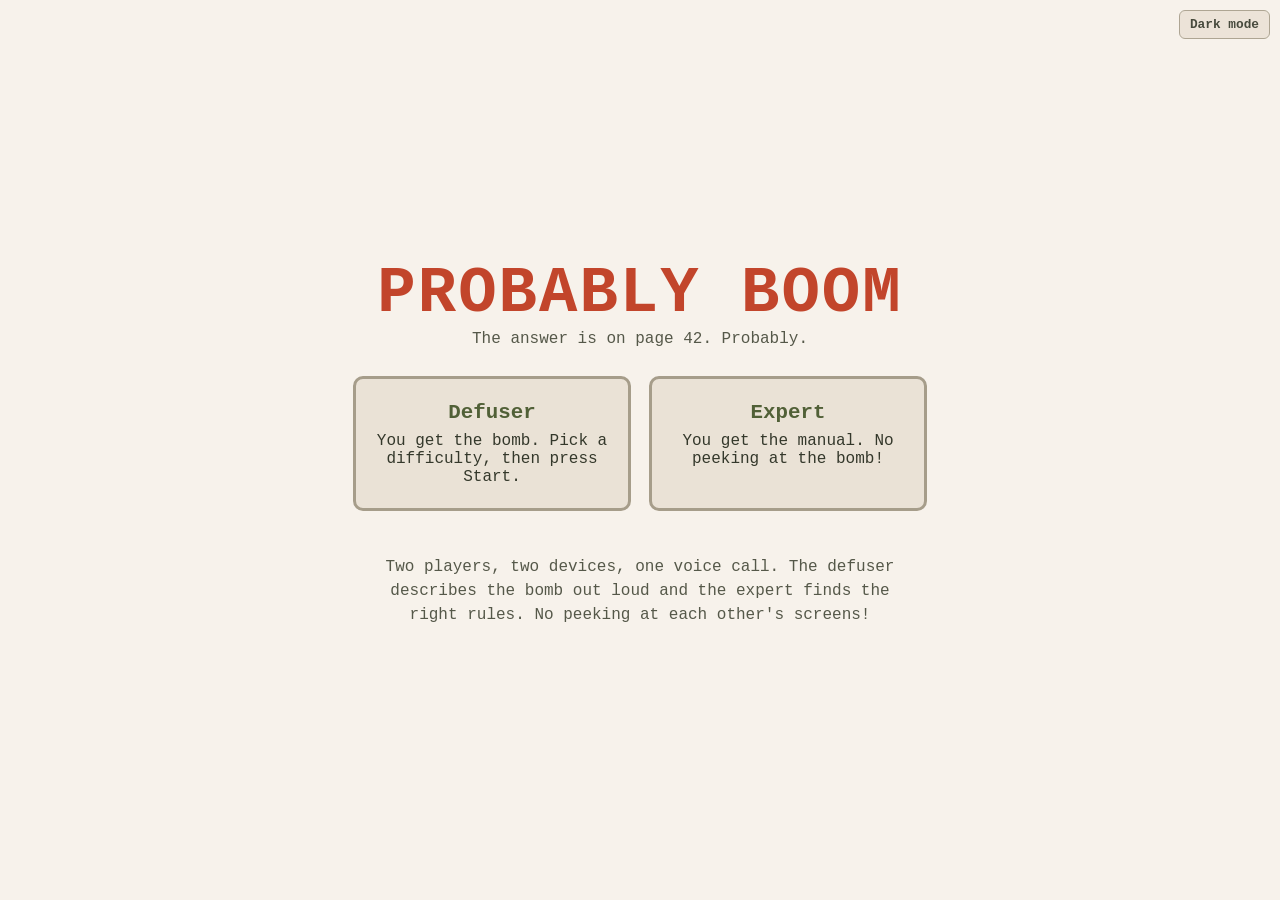
<file: index.html>
<!DOCTYPE html>
<html lang="en">
<head>
  <meta charset="UTF-8">
  <meta name="viewport" content="width=device-width, initial-scale=1">
  <title>Probably Boom</title>
  <link rel="stylesheet" href="css/theme.css">
  <script src="js/theme.js"></script>

  <style>
    body { margin: 0; min-height: 100vh; display: flex; flex-direction: column; align-items: center; justify-content: center; gap: 28px;
           background: var(--bg); color: var(--text); font-family: "Courier New", monospace; text-align: center; padding: 20px; box-sizing: border-box; }
    h1 { font-size: clamp(2.2rem, 8vw, 4rem); margin: 0; color: var(--heading); letter-spacing: 2px; }
    .tag { margin: 0; color: var(--muted); }
    .cards { display: flex; flex-wrap: wrap; gap: 18px; justify-content: center; }
    a.card { display: block; width: 240px; padding: 22px 16px; background: var(--panel); border: 3px solid var(--border);
             border-radius: 10px; color: inherit; text-decoration: none; }
    a.card:hover { border-color: var(--accent); }
    a.card strong { display: block; font-size: 1.3rem; margin-bottom: 8px; color: var(--accent-ink); }
    .how { max-width: 520px; color: var(--muted); line-height: 1.5; }
  </style>
</head>
<body>
  <button class="theme-toggle" data-theme-toggle></button>
  <div>
    <h1>PROBABLY BOOM</h1>
    <p class="tag">The answer is on page 42. Probably.</p>
  </div>
  <div class="cards">
    <a class="card" href="bomb.html"><strong>Defuser</strong>You get the bomb. Pick a difficulty, then press Start.</a>
    <a class="card" href="manual.html"><strong>Expert</strong>You get the manual. No peeking at the bomb!</a>
  </div>
  <p class="how">Two players, two devices, one voice call. The defuser describes the bomb out loud and the expert
    finds the right rules. No peeking at each other's screens!</p>
</body>
</html>
</file>
<file: css/theme.css>
/* The colors of the whole game, in one place.
   Dark mode:  the brown / coral / blue / cream palette.   Light mode:  the sage / sand / cream palette.
   Change a value here and every page follows. The puzzle colors (wires, buttons, Simon...) are NOT here, on purpose. */
:root, :root[data-theme="dark"] {
  color-scheme: dark;
  --bg: #2b2222;
  --panel: #413333;
  --panel-2: #54433f;
  --side: #362b2b;
  --border: #6a5757;
  --slot-border: #7d6a6a;
  --text: #f5ebdd;
  --muted: #c4b5a2;
  --accent: #f2765e;
  --accent-text: #2b1712;
  --accent-ink: #f6a090;
  --heading: #f2765e;
  --danger: #f2765e;
  --ok: #a3c26b;
  --ok-bg: #34402a;
  --input-bg: #2b2222;
  --input-border: #7d6a6a;
  --input-text: #f5ebdd;
  --port-line: #cdbfae;
  --edge: rgba(255,255,255,.4);
  --needle: #f5ebdd;
  --btn2-bg: #6a5757;
  --btn2-text: #f5ebdd;
  --flash: #8c2f22;
  --key-bg: #d9cfc0;
  --outer: #2b2222;
  --paper: #413333;
  --ink: #f5ebdd;
  --rule: #7d6a6a;
  --th-bg: #54433f;
  --code-bg: #54433f;
  --nav-bg: #1f1818;
  --nav-text: #f5ebdd;
  --page-mark: #bba995;
  --blue: #315b8c;
}
:root[data-theme="light"] {
  color-scheme: light;
  --bg: #f7f2eb;
  --panel: #eae2d6;
  --panel-2: #dcd2c2;
  --side: #ddd3c3;
  --border: #a69d8a;
  --slot-border: #9a917f;
  --text: #34382b;
  --muted: #555849;
  --accent: #8b9a6e;
  --accent-text: #1f2615;
  --accent-ink: #516037;
  --heading: #c2452b;
  --danger: #f2765e;
  --ok: #5f7d3a;
  --ok-bg: #d9e4c5;
  --input-bg: #fffdf8;
  --input-border: #9a917f;
  --input-text: #34382b;
  --port-line: #4a4a3c;
  --edge: rgba(0,0,0,.4);
  --needle: #34382b;
  --btn2-bg: #cfc6b4;
  --btn2-text: #34382b;
  --flash: #e8a393;
  --key-bg: #fffdf8;
  --outer: #eae2d6;
  --paper: #f7f2eb;
  --ink: #34382b;
  --rule: #a69d8a;
  --th-bg: #eeeeee;
  --code-bg: #eeeeee;
  --nav-bg: #8b9a6e;
  --nav-text: #1f2615;
  --page-mark: #6a6758;
  --blue: #315b8c;
}

/* One font list for the keypad symbols, in the game AND in the manual, so they look the same in both places */
:root { --symbol-font: "Segoe UI Symbol", "Noto Sans Symbols", "Noto Sans Symbols 2", "Noto Sans Math", "DejaVu Sans", "Arial Unicode MS", sans-serif; }

/* The light / dark button */
.theme-toggle {
  position: fixed; top: 10px; right: 10px; z-index: 40; padding: 6px 10px; border-radius: 6px; cursor: pointer;
  font: 600 0.8rem "Courier New", monospace; border: 1px solid var(--border); background: var(--panel); color: var(--text); opacity: 0.9;
}
.nav .theme-toggle, .bar .theme-toggle { position: static; }
</file>
